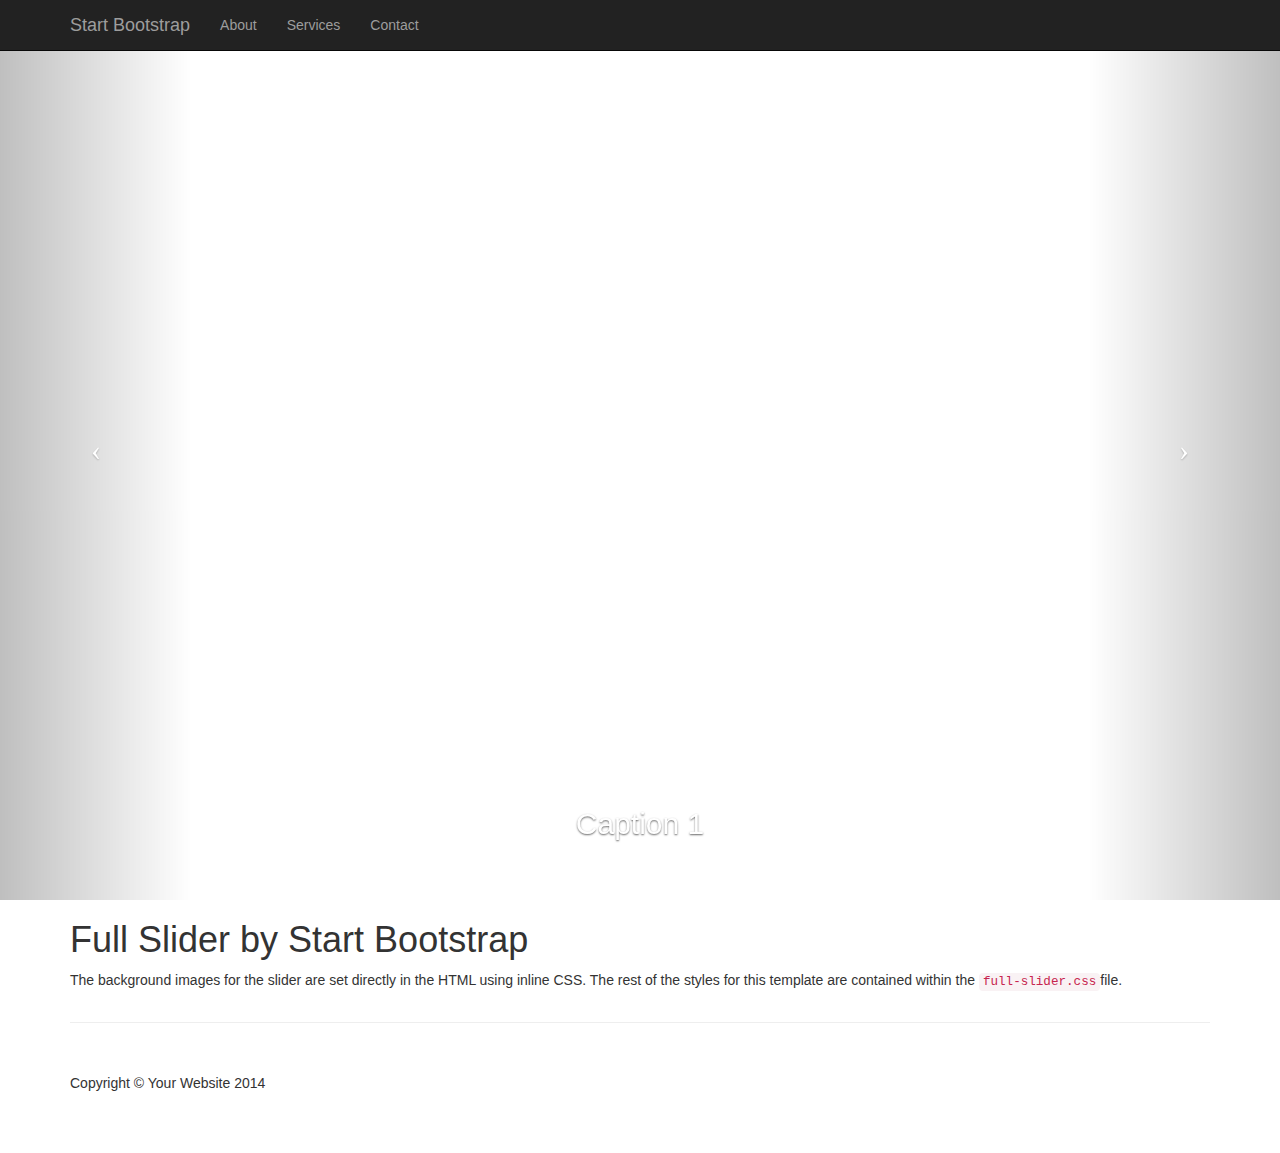
<file: fullslider/index.html>
<!DOCTYPE html>
<html lang="en">

<head>

    <meta charset="utf-8">
    <meta http-equiv="X-UA-Compatible" content="IE=edge">
    <meta name="viewport" content="width=device-width, initial-scale=1">
    <meta name="description" content="">
    <meta name="author" content="">

    <title>Full Slider - Start Bootstrap Template</title>

    <!-- Bootstrap Core CSS -->
    <link href="css/bootstrap.min.css" rel="stylesheet">

    <!-- Custom CSS -->
    <link href="css/full-slider.css" rel="stylesheet">

    <!-- HTML5 Shim and Respond.js IE8 support of HTML5 elements and media queries -->
    <!-- WARNING: Respond.js doesn't work if you view the page via file:// -->
    <!--[if lt IE 9]>
        <script src="https://oss.maxcdn.com/libs/html5shiv/3.7.0/html5shiv.js"></script>
        <script src="https://oss.maxcdn.com/libs/respond.js/1.4.2/respond.min.js"></script>
    <![endif]-->

</head>

<body>

    <!-- Navigation -->
    <nav class="navbar navbar-inverse navbar-fixed-top" role="navigation">
        <div class="container">
            <!-- Brand and toggle get grouped for better mobile display -->
            <div class="navbar-header">
                <button type="button" class="navbar-toggle" data-toggle="collapse" data-target="#bs-example-navbar-collapse-1">
                    <span class="sr-only">Toggle navigation</span>
                    <span class="icon-bar"></span>
                    <span class="icon-bar"></span>
                    <span class="icon-bar"></span>
                </button>
                <a class="navbar-brand" href="#">Start Bootstrap</a>
            </div>
            <!-- Collect the nav links, forms, and other content for toggling -->
            <div class="collapse navbar-collapse" id="bs-example-navbar-collapse-1">
                <ul class="nav navbar-nav">
                    <li>
                        <a href="#">About</a>
                    </li>
                    <li>
                        <a href="#">Services</a>
                    </li>
                    <li>
                        <a href="#">Contact</a>
                    </li>
                </ul>
            </div>
            <!-- /.navbar-collapse -->
        </div>
        <!-- /.container -->
    </nav>

    <!-- Full Page Image Background Carousel Header -->
    <header id="myCarousel" class="carousel slide">
        <!-- Indicators -->
        <ol class="carousel-indicators">
            <li data-target="#myCarousel" data-slide-to="0" class="active"></li>
            <li data-target="#myCarousel" data-slide-to="1"></li>
            <li data-target="#myCarousel" data-slide-to="2"></li>
        </ol>

        <!-- Wrapper for Slides -->
        <div class="carousel-inner">
            <div class="item active">
                <!-- Set the first background image using inline CSS below. -->
                <div class="fill" style="background-image:url('http://placehold.it/1900x1080&text=Slide One');"></div>
                <div class="carousel-caption">
                    <h2>Caption 1</h2>
                </div>
            </div>
            <div class="item">
                <!-- Set the second background image using inline CSS below. -->
                <div class="fill" style="background-image:url('http://placehold.it/1900x1080&text=Slide Two');"></div>
                <div class="carousel-caption">
                    <h2>Caption 2</h2>
                </div>
            </div>
            <div class="item">
                <!-- Set the third background image using inline CSS below. -->
                <div class="fill" style="background-image:url('http://placehold.it/1900x1080&text=Slide Three');"></div>
                <div class="carousel-caption">
                    <h2>Caption 3</h2>
                </div>
            </div>
        </div>

        <!-- Controls -->
        <a class="left carousel-control" href="#myCarousel" data-slide="prev">
            <span class="icon-prev"></span>
        </a>
        <a class="right carousel-control" href="#myCarousel" data-slide="next">
            <span class="icon-next"></span>
        </a>

    </header>

    <!-- Page Content -->
    <div class="container">

        <div class="row">
            <div class="col-lg-12">
                <h1>Full Slider by Start Bootstrap</h1>
                <p>The background images for the slider are set directly in the HTML using inline CSS. The rest of the styles for this template are contained within the <code>full-slider.css</code>file.</p>
            </div>
        </div>

        <hr>

        <!-- Footer -->
        <footer>
            <div class="row">
                <div class="col-lg-12">
                    <p>Copyright &copy; Your Website 2014</p>
                </div>
            </div>
            <!-- /.row -->
        </footer>

    </div>
    <!-- /.container -->

    <!-- jQuery -->
    <script src="js/jquery.js"></script>

    <!-- Bootstrap Core JavaScript -->
    <script src="js/bootstrap.min.js"></script>

    <!-- Script to Activate the Carousel -->
    <script>
    $('.carousel').carousel({
        interval: 5000 //changes the speed
    })
    </script>

</body>

</html>
</file>
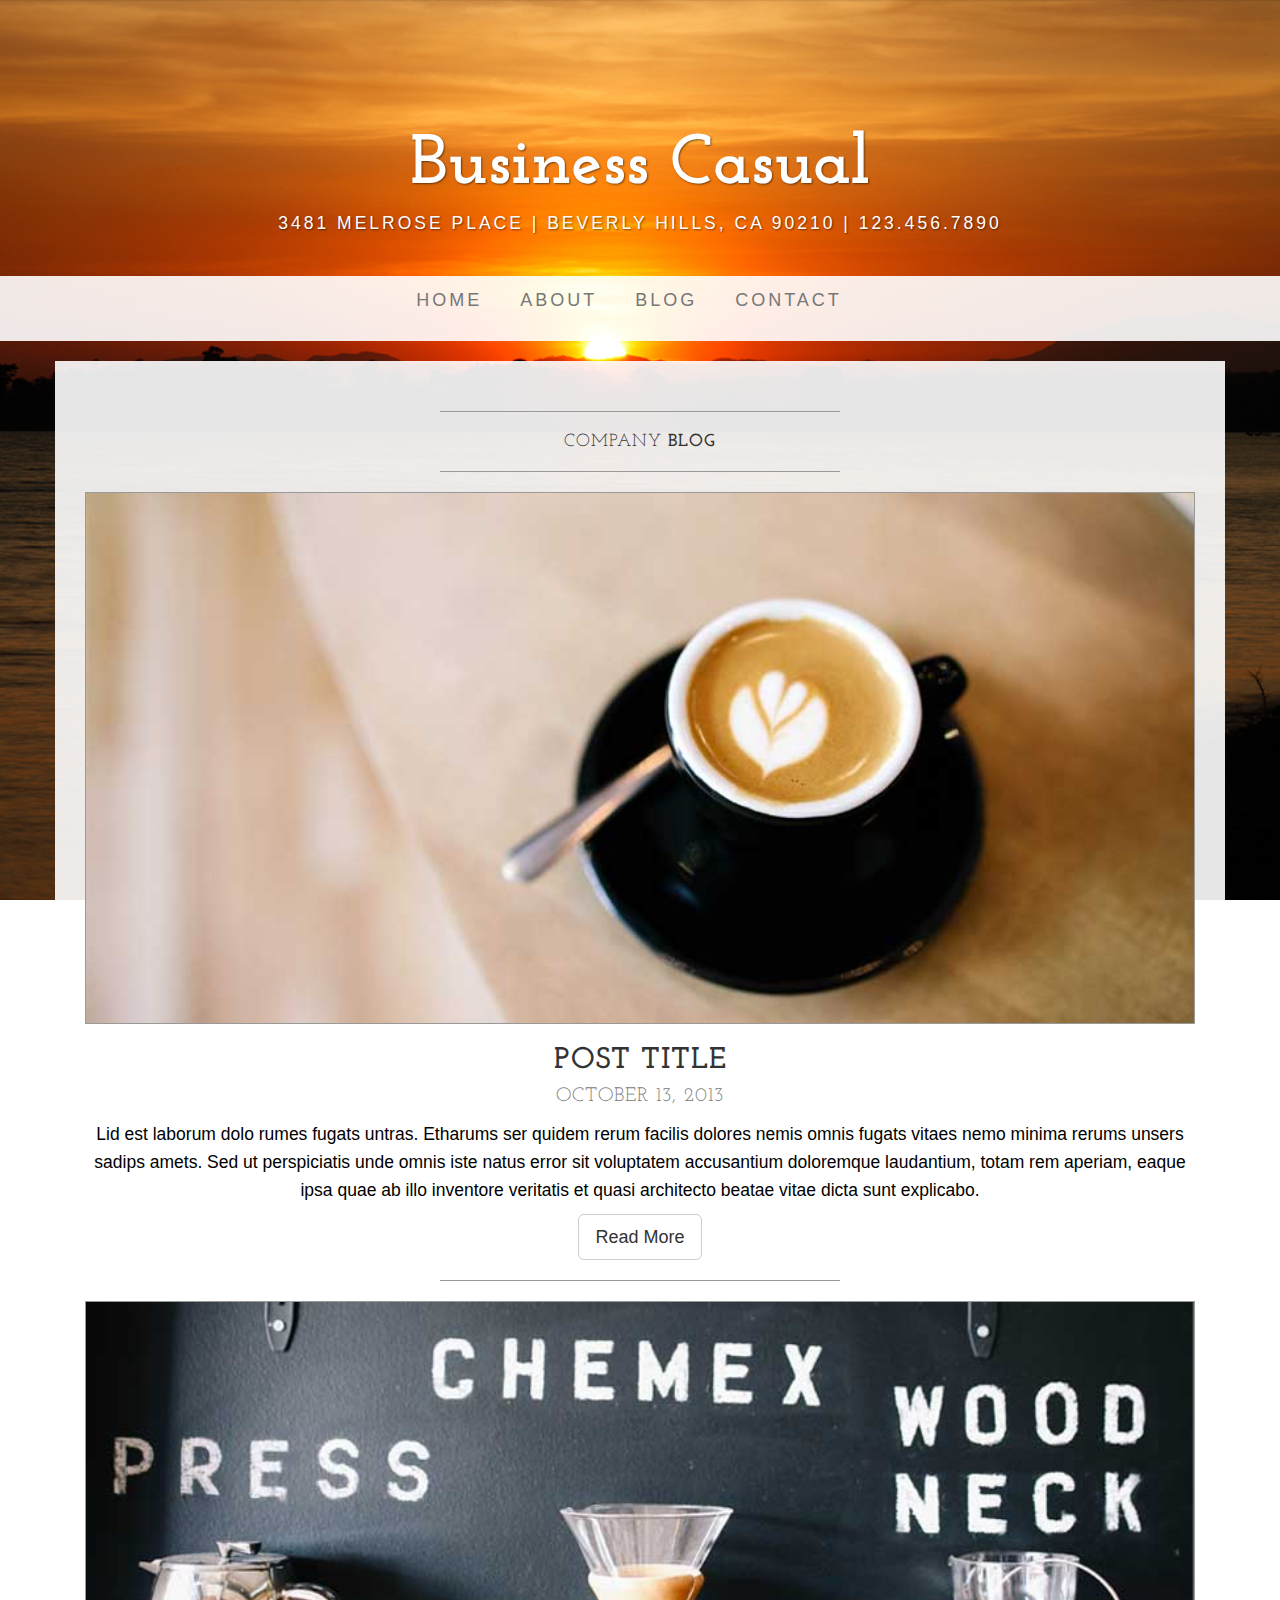
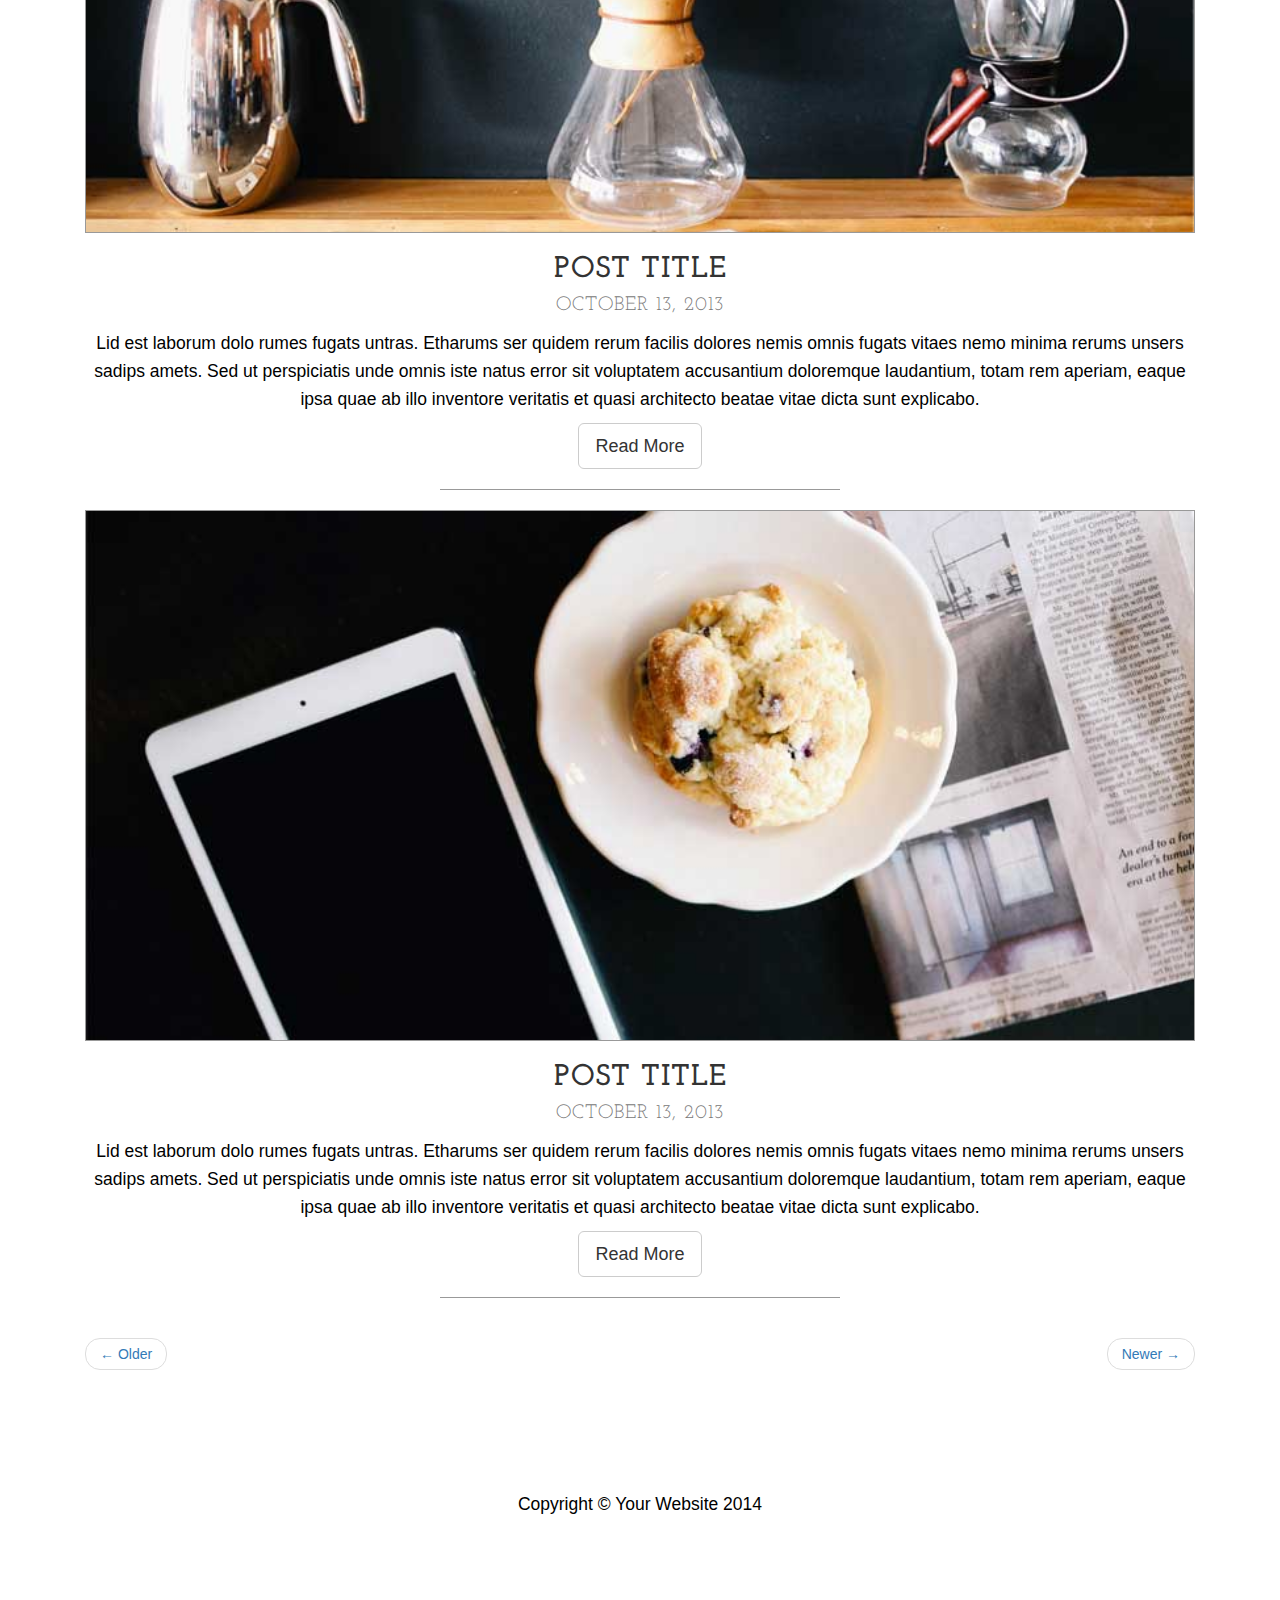
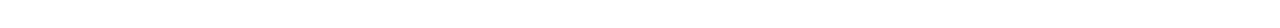
<file: blog.html>
<!DOCTYPE html>
<html lang="en">

<head>

    <meta charset="utf-8">
    <meta http-equiv="X-UA-Compatible" content="IE=edge">
    <meta name="viewport" content="width=device-width, initial-scale=1">
    <meta name="description" content="">
    <meta name="author" content="">

    <title>Blog - Business Casual - Start Bootstrap Theme</title>

    <!-- Bootstrap Core CSS -->
    <link href="css/bootstrap.min.css" rel="stylesheet">

    <!-- Custom CSS -->
    <link href="css/business-casual.css" rel="stylesheet">

    <!-- Fonts -->
    <link href="http://fonts.googleapis.com/css?family=Open+Sans:300italic,400italic,600italic,700italic,800italic,400,300,600,700,800" rel="stylesheet" type="text/css">
    <link href="http://fonts.googleapis.com/css?family=Josefin+Slab:100,300,400,600,700,100italic,300italic,400italic,600italic,700italic" rel="stylesheet" type="text/css">

    <!-- HTML5 Shim and Respond.js IE8 support of HTML5 elements and media queries -->
    <!-- WARNING: Respond.js doesn't work if you view the page via file:// -->
    <!--[if lt IE 9]>
        <script src="https://oss.maxcdn.com/libs/html5shiv/3.7.0/html5shiv.js"></script>
        <script src="https://oss.maxcdn.com/libs/respond.js/1.4.2/respond.min.js"></script>
    <![endif]-->

</head>

<body>

    <div class="brand">Business Casual</div>
    <div class="address-bar">3481 Melrose Place | Beverly Hills, CA 90210 | 123.456.7890</div>

    <!-- Navigation -->
    <nav class="navbar navbar-default" role="navigation">
        <div class="container">
            <!-- Brand and toggle get grouped for better mobile display -->
            <div class="navbar-header">
                <button type="button" class="navbar-toggle" data-toggle="collapse" data-target="#bs-example-navbar-collapse-1">
                    <span class="sr-only">Toggle navigation</span>
                    <span class="icon-bar"></span>
                    <span class="icon-bar"></span>
                    <span class="icon-bar"></span>
                </button>
                <!-- navbar-brand is hidden on larger screens, but visible when the menu is collapsed -->
                <a class="navbar-brand" href="index.html">Business Casual</a>
            </div>
            <!-- Collect the nav links, forms, and other content for toggling -->
            <div class="collapse navbar-collapse" id="bs-example-navbar-collapse-1">
                <ul class="nav navbar-nav">
                    <li>
                        <a href="index.html">Home</a>
                    </li>
                    <li>
                        <a href="about.html">About</a>
                    </li>
                    <li>
                        <a href="blog.html">Blog</a>
                    </li>
                    <li>
                        <a href="contact.html">Contact</a>
                    </li>
                </ul>
            </div>
            <!-- /.navbar-collapse -->
        </div>
        <!-- /.container -->
    </nav>

    <div class="container">

        <div class="row">
            <div class="box">
                <div class="col-lg-12">
                    <hr>
                    <h2 class="intro-text text-center">Company
                        <strong>blog</strong>
                    </h2>
                    <hr>
                </div>
                <div class="col-lg-12 text-center">
                    <img class="img-responsive img-border img-full" src="img/slide-1.jpg" alt="">
                    <h2>Post Title
                        <br>
                        <small>October 13, 2013</small>
                    </h2>
                    <p>Lid est laborum dolo rumes fugats untras. Etharums ser quidem rerum facilis dolores nemis omnis fugats vitaes nemo minima rerums unsers sadips amets. Sed ut perspiciatis unde omnis iste natus error sit voluptatem accusantium doloremque laudantium, totam rem aperiam, eaque ipsa quae ab illo inventore veritatis et quasi architecto beatae vitae dicta sunt explicabo.</p>
                    <a href="#" class="btn btn-default btn-lg">Read More</a>
                    <hr>
                </div>
                <div class="col-lg-12 text-center">
                    <img class="img-responsive img-border img-full" src="img/slide-2.jpg" alt="">
                    <h2>Post Title
                        <br>
                        <small>October 13, 2013</small>
                    </h2>
                    <p>Lid est laborum dolo rumes fugats untras. Etharums ser quidem rerum facilis dolores nemis omnis fugats vitaes nemo minima rerums unsers sadips amets. Sed ut perspiciatis unde omnis iste natus error sit voluptatem accusantium doloremque laudantium, totam rem aperiam, eaque ipsa quae ab illo inventore veritatis et quasi architecto beatae vitae dicta sunt explicabo.</p>
                    <a href="#" class="btn btn-default btn-lg">Read More</a>
                    <hr>
                </div>
                <div class="col-lg-12 text-center">
                    <img class="img-responsive img-border img-full" src="img/slide-3.jpg" alt="">
                    <h2>Post Title
                        <br>
                        <small>October 13, 2013</small>
                    </h2>
                    <p>Lid est laborum dolo rumes fugats untras. Etharums ser quidem rerum facilis dolores nemis omnis fugats vitaes nemo minima rerums unsers sadips amets. Sed ut perspiciatis unde omnis iste natus error sit voluptatem accusantium doloremque laudantium, totam rem aperiam, eaque ipsa quae ab illo inventore veritatis et quasi architecto beatae vitae dicta sunt explicabo.</p>
                    <a href="#" class="btn btn-default btn-lg">Read More</a>
                    <hr>
                </div>
                <div class="col-lg-12 text-center">
                    <ul class="pager">
                        <li class="previous"><a href="#">&larr; Older</a>
                        </li>
                        <li class="next"><a href="#">Newer &rarr;</a>
                        </li>
                    </ul>
                </div>
            </div>
        </div>

    </div>
    <!-- /.container -->

    <footer>
        <div class="container">
            <div class="row">
                <div class="col-lg-12 text-center">
                    <p>Copyright &copy; Your Website 2014</p>
                </div>
            </div>
        </div>
    </footer>

    <!-- jQuery -->
    <script src="js/jquery.js"></script>

    <!-- Bootstrap Core JavaScript -->
    <script src="js/bootstrap.min.js"></script>

</body>

</html>
</file>
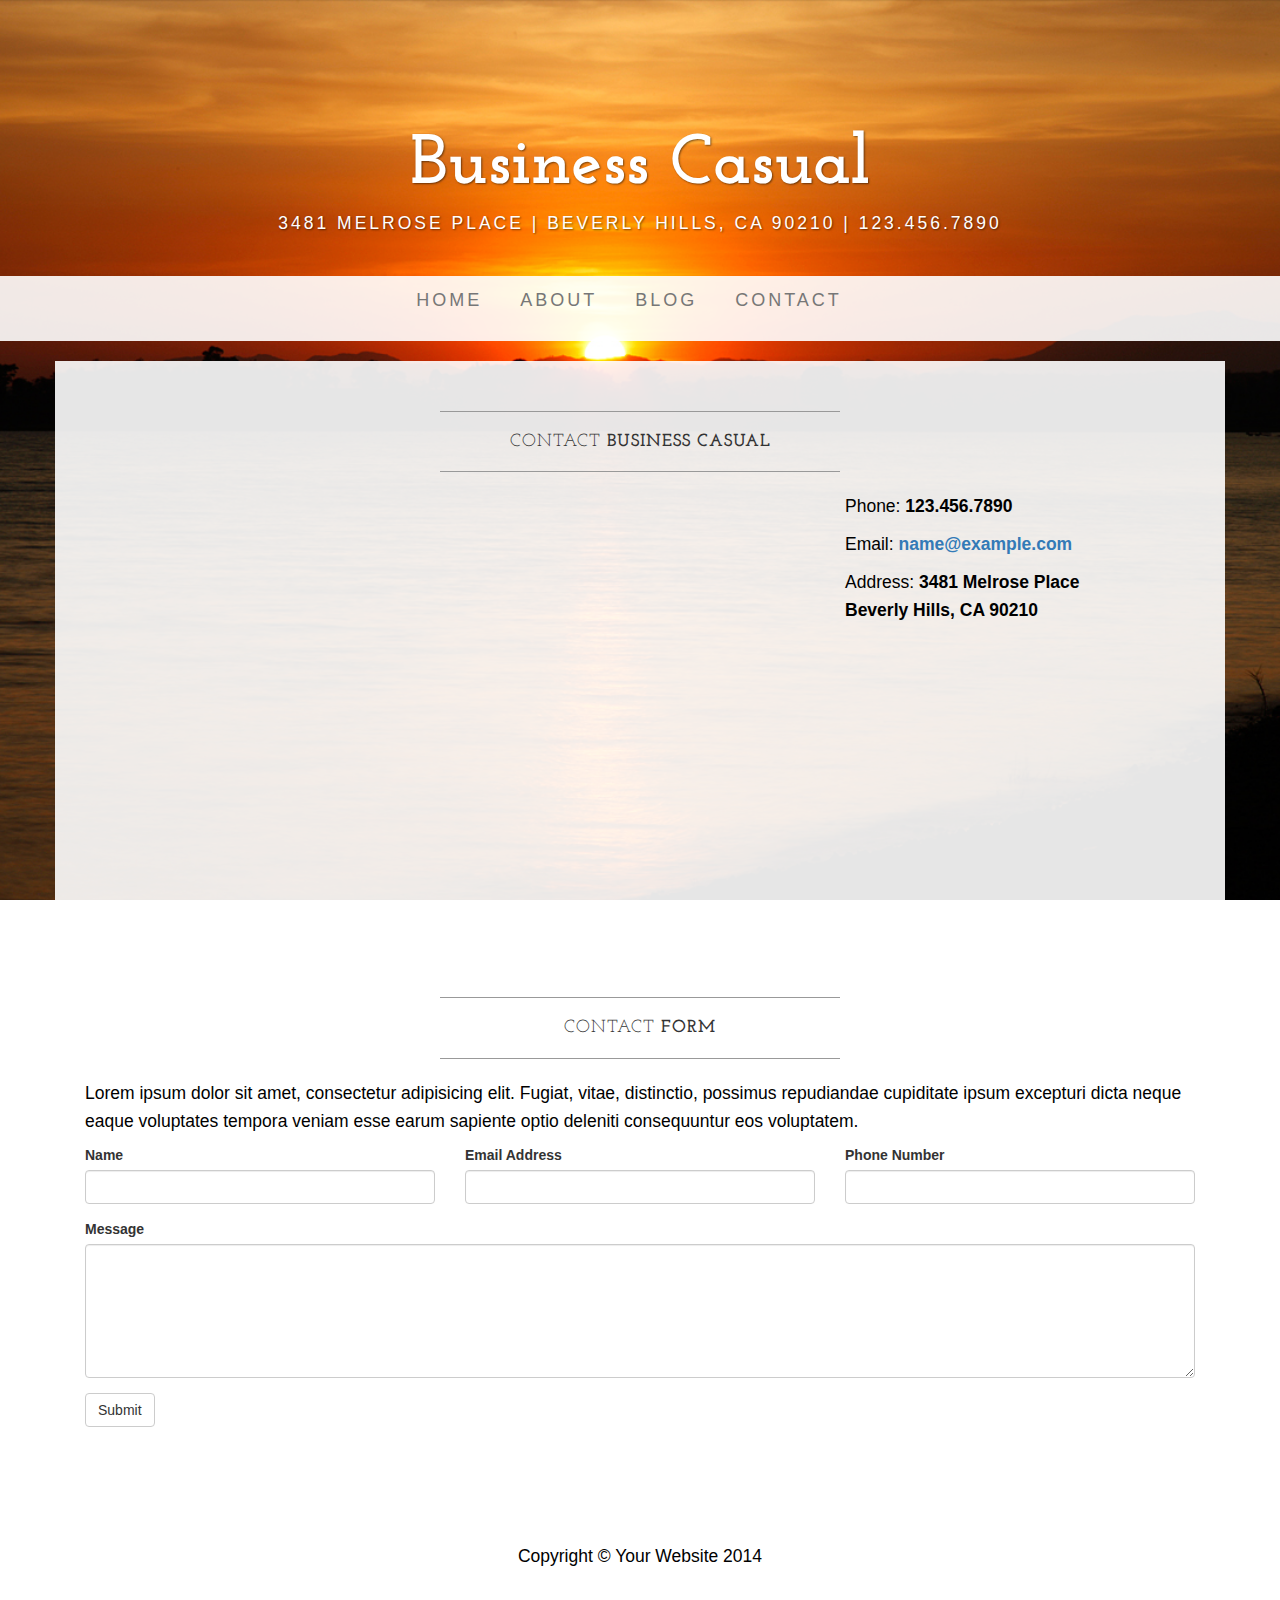
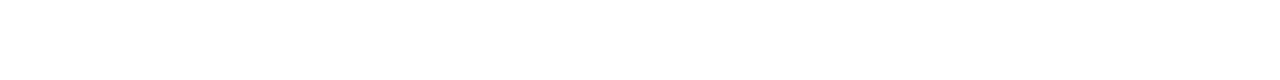
<file: contact.html>
<!DOCTYPE html>
<html lang="en">

<head>

    <meta charset="utf-8">
    <meta http-equiv="X-UA-Compatible" content="IE=edge">
    <meta name="viewport" content="width=device-width, initial-scale=1">
    <meta name="description" content="">
    <meta name="author" content="">

    <title>Contact - Business Casual - Start Bootstrap Theme</title>

    <!-- Bootstrap Core CSS -->
    <link href="css/bootstrap.min.css" rel="stylesheet">

    <!-- Custom CSS -->
    <link href="css/business-casual.css" rel="stylesheet">

    <!-- Fonts -->
    <link href="http://fonts.googleapis.com/css?family=Open+Sans:300italic,400italic,600italic,700italic,800italic,400,300,600,700,800" rel="stylesheet" type="text/css">
    <link href="http://fonts.googleapis.com/css?family=Josefin+Slab:100,300,400,600,700,100italic,300italic,400italic,600italic,700italic" rel="stylesheet" type="text/css">

    <!-- HTML5 Shim and Respond.js IE8 support of HTML5 elements and media queries -->
    <!-- WARNING: Respond.js doesn't work if you view the page via file:// -->
    <!--[if lt IE 9]>
        <script src="https://oss.maxcdn.com/libs/html5shiv/3.7.0/html5shiv.js"></script>
        <script src="https://oss.maxcdn.com/libs/respond.js/1.4.2/respond.min.js"></script>
    <![endif]-->

</head>

<body>

    <div class="brand">Business Casual</div>
    <div class="address-bar">3481 Melrose Place | Beverly Hills, CA 90210 | 123.456.7890</div>

    <!-- Navigation -->
    <nav class="navbar navbar-default" role="navigation">
        <div class="container">
            <!-- Brand and toggle get grouped for better mobile display -->
            <div class="navbar-header">
                <button type="button" class="navbar-toggle" data-toggle="collapse" data-target="#bs-example-navbar-collapse-1">
                    <span class="sr-only">Toggle navigation</span>
                    <span class="icon-bar"></span>
                    <span class="icon-bar"></span>
                    <span class="icon-bar"></span>
                </button>
                <!-- navbar-brand is hidden on larger screens, but visible when the menu is collapsed -->
                <a class="navbar-brand" href="index.html">Business Casual</a>
            </div>
            <!-- Collect the nav links, forms, and other content for toggling -->
            <div class="collapse navbar-collapse" id="bs-example-navbar-collapse-1">
                <ul class="nav navbar-nav">
                    <li>
                        <a href="index.html">Home</a>
                    </li>
                    <li>
                        <a href="about.html">About</a>
                    </li>
                    <li>
                        <a href="blog.html">Blog</a>
                    </li>
                    <li>
                        <a href="contact.html">Contact</a>
                    </li>
                </ul>
            </div>
            <!-- /.navbar-collapse -->
        </div>
        <!-- /.container -->
    </nav>

    <div class="container">

        <div class="row">
            <div class="box">
                <div class="col-lg-12">
                    <hr>
                    <h2 class="intro-text text-center">Contact
                        <strong>business casual</strong>
                    </h2>
                    <hr>
                </div>
                <div class="col-md-8">
                    <!-- Embedded Google Map using an iframe - to select your location find it on Google maps and paste the link as the iframe src. If you want to use the Google Maps API instead then have at it! -->
                    <iframe width="100%" height="400" frameborder="0" scrolling="no" marginheight="0" marginwidth="0" src="http://maps.google.com/maps?hl=en&amp;ie=UTF8&amp;ll=37.0625,-95.677068&amp;spn=56.506174,79.013672&amp;t=m&amp;z=4&amp;output=embed"></iframe>
                </div>
                <div class="col-md-4">
                    <p>Phone:
                        <strong>123.456.7890</strong>
                    </p>
                    <p>Email:
                        <strong><a href="mailto:name@example.com">name@example.com</a></strong>
                    </p>
                    <p>Address:
                        <strong>3481 Melrose Place
                            <br>Beverly Hills, CA 90210</strong>
                    </p>
                </div>
                <div class="clearfix"></div>
            </div>
        </div>

        <div class="row">
            <div class="box">
                <div class="col-lg-12">
                    <hr>
                    <h2 class="intro-text text-center">Contact
                        <strong>form</strong>
                    </h2>
                    <hr>
                    <p>Lorem ipsum dolor sit amet, consectetur adipisicing elit. Fugiat, vitae, distinctio, possimus repudiandae cupiditate ipsum excepturi dicta neque eaque voluptates tempora veniam esse earum sapiente optio deleniti consequuntur eos voluptatem.</p>
                    <form role="form">
                        <div class="row">
                            <div class="form-group col-lg-4">
                                <label>Name</label>
                                <input type="text" class="form-control">
                            </div>
                            <div class="form-group col-lg-4">
                                <label>Email Address</label>
                                <input type="email" class="form-control">
                            </div>
                            <div class="form-group col-lg-4">
                                <label>Phone Number</label>
                                <input type="tel" class="form-control">
                            </div>
                            <div class="clearfix"></div>
                            <div class="form-group col-lg-12">
                                <label>Message</label>
                                <textarea class="form-control" rows="6"></textarea>
                            </div>
                            <div class="form-group col-lg-12">
                                <input type="hidden" name="save" value="contact">
                                <button type="submit" class="btn btn-default">Submit</button>
                            </div>
                        </div>
                    </form>
                </div>
            </div>
        </div>

    </div>
    <!-- /.container -->

    <footer>
        <div class="container">
            <div class="row">
                <div class="col-lg-12 text-center">
                    <p>Copyright &copy; Your Website 2014</p>
                </div>
            </div>
        </div>
    </footer>

    <!-- jQuery -->
    <script src="js/jquery.js"></script>

    <!-- Bootstrap Core JavaScript -->
    <script src="js/bootstrap.min.js"></script>

</body>

</html>
</file>
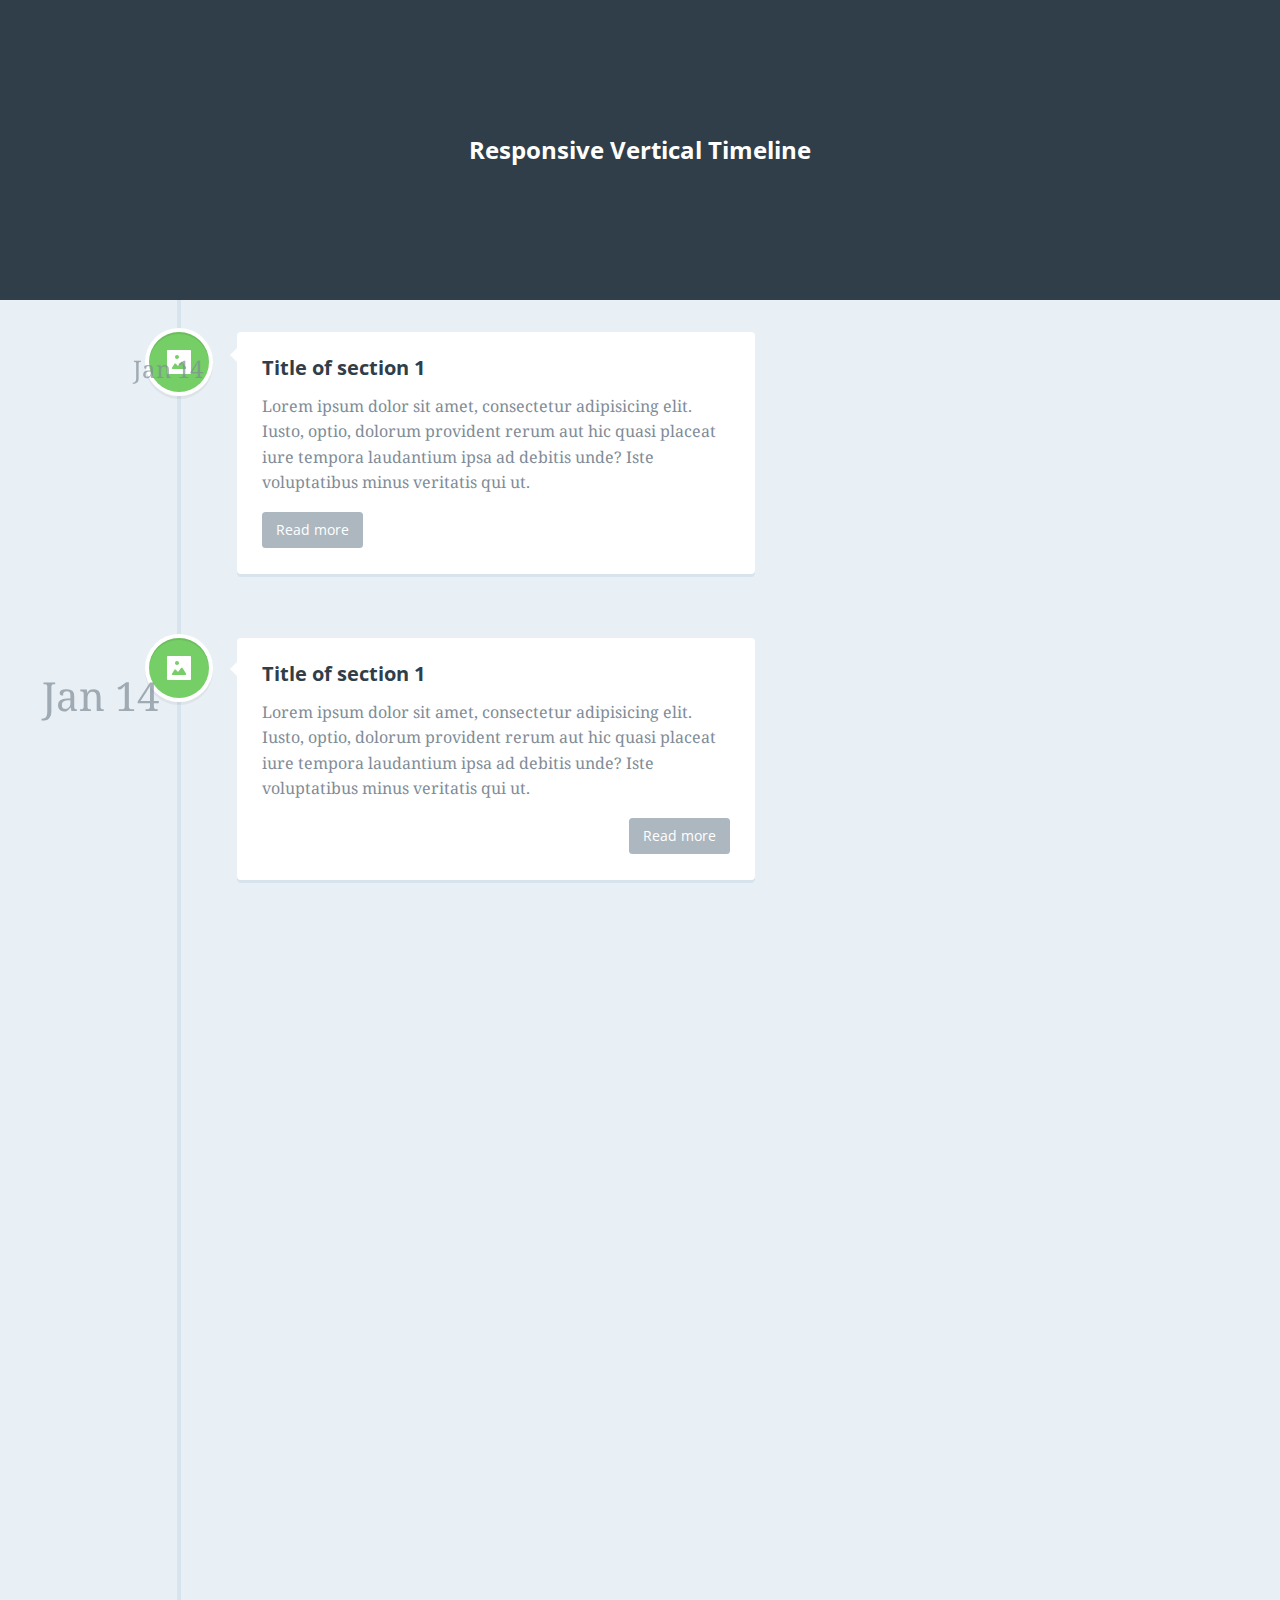
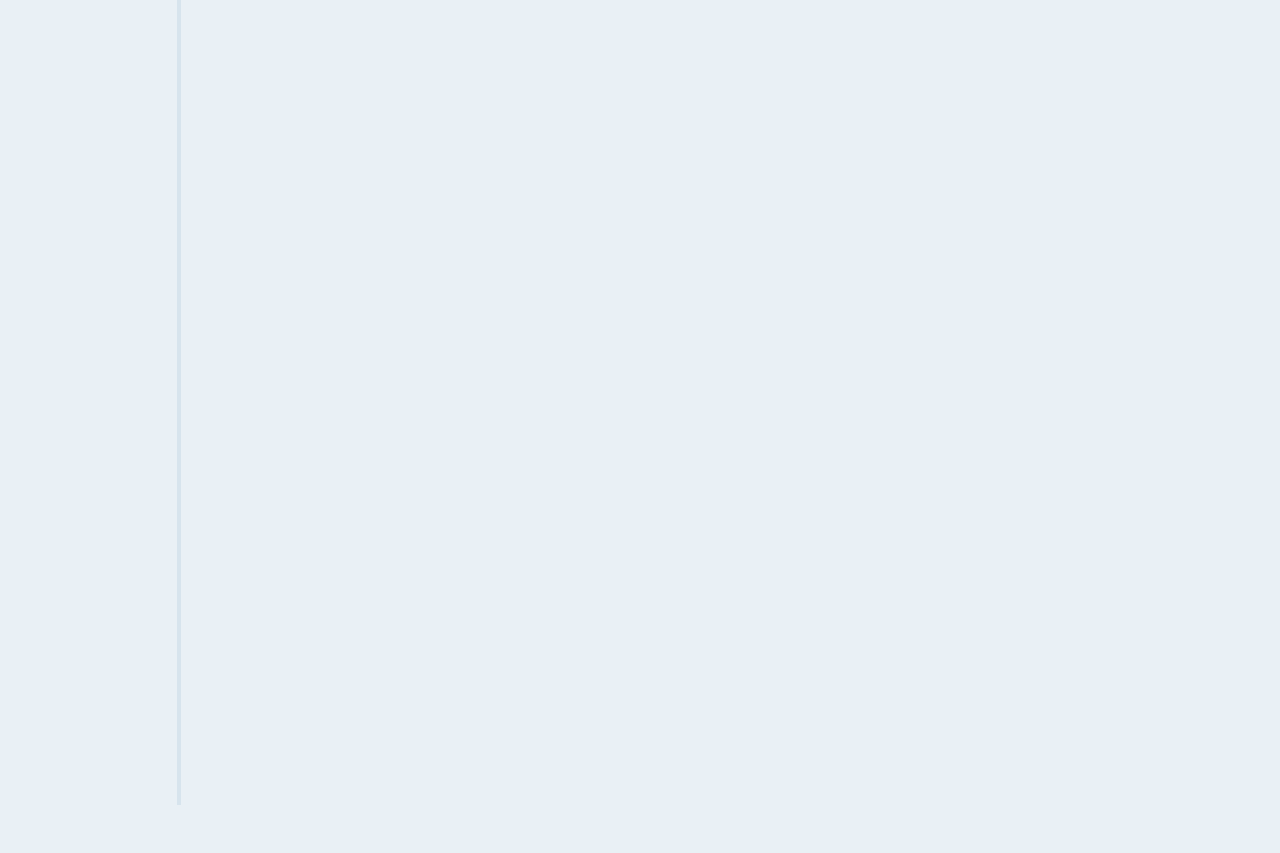
<file: timeline.html>
<!doctype html>
<html lang="en" class="no-js">
<head>
	<meta charset="UTF-8">
	<meta name="viewport" content="width=device-width, initial-scale=1">

	<link href='http://fonts.googleapis.com/css?family=Droid+Serif|Open+Sans:400,700' rel='stylesheet' type='text/css'>

	<link rel="stylesheet" href="vertical-timeline/css/reset.css"> <!-- CSS reset -->
	<link rel="stylesheet" href="vertical-timeline/css/style.css"> <!-- Resource style -->
	<script src="vertical-timeline/js/modernizr.js"></script> <!-- Modernizr -->
  	
	<title>Responsive Vertical Timeline</title>
</head>
<body>
	<header>
		<h1>Responsive Vertical Timeline</h1>
	</header>

	<section id="cd-timeline" class="cd-container">
		<div class="cd-timeline-block">
			<div class="cd-timeline-img cd-picture">
				<img src="vertical-timeline/img/cd-icon-picture.svg" alt="Picture">
			</div> <!-- cd-timeline-img -->

			<div class="cd-timeline-content">
				<h2>Title of section 1</h2>
				<p>Lorem ipsum dolor sit amet, consectetur adipisicing elit. Iusto, optio, dolorum provident rerum aut hic quasi placeat iure tempora laudantium ipsa ad debitis unde? Iste voluptatibus minus veritatis qui ut.</p>
				<a href="#0" class="cd-read-more">Read more</a>
				<span class="cd-date">Jan 14</span>
			</div> <!-- cd-timeline-content -->
		</div> <!-- cd-timeline-block -->

		<div class="cd-timeline-block">
			<div class="cd-timeline-img cd-picture">
				<img src="vertical-timeline/img/cd-icon-picture.svg" alt="Picture">
			</div> <!-- cd-timeline-img -->

			<div class="cd-timeline-content">
				<h2>Title of section 1</h2>
				<p>Lorem ipsum dolor sit amet, consectetur adipisicing elit. Iusto, optio, dolorum provident rerum aut hic quasi placeat iure tempora laudantium ipsa ad debitis unde? Iste voluptatibus minus veritatis qui ut.</p>
				<a href="#0" class="cd-read-more">Read more</a>
				<span class="cd-date" style="font-size:40px!important;">Jan 14</span>
			</div> <!-- cd-timeline-content -->
		</div> <!-- cd-timeline-block -->


		<div class="cd-timeline-block">
			<div class="cd-timeline-img cd-movie">
				<img src="vertical-timeline/img/cd-icon-movie.svg" alt="Movie">
			</div> <!-- cd-timeline-img -->

			<div class="cd-timeline-content">
				<h2>Title of section 2</h2>
				<p>Lorem ipsum dolor sit amet, consectetur adipisicing elit. Iusto, optio, dolorum provident rerum aut hic quasi placeat iure tempora laudantium ipsa ad debitis unde?</p>
				<a href="#0" class="cd-read-more">Read more</a>
				<span class="cd-date">Jan 18</span>
			</div> <!-- cd-timeline-content -->
		</div> <!-- cd-timeline-block -->

		<div class="cd-timeline-block">
			<div class="cd-timeline-img cd-picture">
				<img src="vertical-timeline/img/cd-icon-picture.svg" alt="Picture">
			</div> <!-- cd-timeline-img -->

			<div class="cd-timeline-content">
				<h2>Title of section 3</h2>
				<p>Lorem ipsum dolor sit amet, consectetur adipisicing elit. Excepturi, obcaecati, quisquam id molestias eaque asperiores voluptatibus cupiditate error assumenda delectus odit similique earum voluptatem doloremque dolorem ipsam quae rerum quis. Odit, itaque, deserunt corporis vero ipsum nisi eius odio natus ullam provident pariatur temporibus quia eos repellat consequuntur perferendis enim amet quae quasi repudiandae sed quod veniam dolore possimus rem voluptatum eveniet eligendi quis fugiat aliquam sunt similique aut adipisci.</p>
				<a href="#0" class="cd-read-more">Read more</a>
				<span class="cd-date">Jan 24</span>
			</div> <!-- cd-timeline-content -->
		</div> <!-- cd-timeline-block -->

		<div class="cd-timeline-block">
			<div class="cd-timeline-img cd-location">
				<img src="vertical-timeline/img/cd-icon-location.svg" alt="Location">
			</div> <!-- cd-timeline-img -->

			<div class="cd-timeline-content">
				<h2>Title of section 4</h2>
				<p>Lorem ipsum dolor sit amet, consectetur adipisicing elit. Iusto, optio, dolorum provident rerum aut hic quasi placeat iure tempora laudantium ipsa ad debitis unde? Iste voluptatibus minus veritatis qui ut.</p>
				<a href="#0" class="cd-read-more">Read more</a>
				<span class="cd-date">Feb 14</span>
			</div> <!-- cd-timeline-content -->
		</div> <!-- cd-timeline-block -->

		<div class="cd-timeline-block">
			<div class="cd-timeline-img cd-location">
				<img src="vertical-timeline/img/cd-icon-location.svg" alt="Location">
			</div> <!-- cd-timeline-img -->

			<div class="cd-timeline-content">
				<h2>Title of section 5</h2>
				<p>Lorem ipsum dolor sit amet, consectetur adipisicing elit. Iusto, optio, dolorum provident rerum.</p>
				<a href="#0" class="cd-read-more">Read more</a>
				<span class="cd-date">Feb 18</span>
			</div> <!-- cd-timeline-content -->
		</div> <!-- cd-timeline-block -->

		<div class="cd-timeline-block">
			<div class="cd-timeline-img cd-movie">
				<img src="vertical-timeline/img/cd-icon-movie.svg" alt="Movie">
			</div> <!-- cd-timeline-img -->

			<div class="cd-timeline-content">
				<h2>Final Section</h2>
				<p>This is the content of the last section</p>
				<span class="cd-date">Feb 26</span>
			</div> <!-- cd-timeline-content -->
		</div> <!-- cd-timeline-block -->
	</section> <!-- cd-timeline -->
<script src="http://ajax.googleapis.com/ajax/libs/jquery/1.11.0/jquery.min.js"></script>
<script src="vertical-timeline/js/main.js"></script> <!-- Resource jQuery -->
</body>
</html>
</file>
<file: vertical-timeline/css/style.css>
/* -------------------------------- 

Primary style

-------------------------------- */
html * {
  -webkit-font-smoothing: antialiased;
  -moz-osx-font-smoothing: grayscale;
}

*, *:after, *:before {
  -webkit-box-sizing: border-box;
  -moz-box-sizing: border-box;
  box-sizing: border-box;
}

body {
  font-size: 100%;
  font-family: "Droid Serif", serif;
  color: #7f8c97;
  background-color: #e9f0f5;
}

a {
  /*color: #acb7c0;*/
  text-decoration: none;
  font-family: "Open Sans", sans-serif;
}

img {
  max-width: 100%;
}

h1, h2 {
  font-family: "Open Sans", sans-serif;
  font-weight: bold;
}

/* -------------------------------- 

Modules - reusable parts of our design

-------------------------------- */
.cd-container {
  /* this class is used to give a max-width to the element it is applied to, and center it horizontally when it reaches that max-width */
  width: 90%;
  max-width: 1170px;
  margin: 0 auto;
}
.cd-container::after {
  /* clearfix */
  content: '';
  display: table;
  clear: both;
}

/* -------------------------------- 

Main components 

-------------------------------- */
header {
  height: 200px;
  line-height: 200px;
  text-align: center;
  background: #303e49;
}
header h1 {
  color: white;
  font-size: 18px;
  font-size: 1.125rem;
}
@media only screen and (min-width: 1170px) {
  header {
    height: 300px;
    line-height: 300px;
  }
  header h1 {
    font-size: 24px;
    font-size: 1.5rem;
  }
}

#cd-timeline {
  position: relative;
  padding: 2em 0;
  margin-top: 0;
  margin-bottom: 2em;
}
#cd-timeline::before {
  /* this is the vertical line */
  content: '';
  position: absolute;
  top: 0;
  left: 18px;
  height: 100%;
  width: 4px;
  background: #d7e4ed;
}
@media only screen and (min-width: 1170px) {
  #cd-timeline {
    margin-top: 0em;
    margin-bottom: 3em;
  }
  #cd-timeline::before {
    left: 10%;
    margin-left: -2px;
  }
}

.cd-timeline-block {
  position: relative;
  margin: 2em 0;
}
.cd-timeline-block:after {
  content: "";
  display: table;
  clear: both;
}
.cd-timeline-block:first-child {
  margin-top: 0;
}
.cd-timeline-block:last-child {
  margin-bottom: 0;
}
@media only screen and (min-width: 1170px) {
  .cd-timeline-block {
    margin: 4em 0;
  }
  .cd-timeline-block:first-child {
    margin-top: 0;
  }
  .cd-timeline-block:last-child {
    margin-bottom: 0;
  }
}

.cd-timeline-img {
  position: absolute;
  top: 0;
  left: 0;
  width: 40px;
  height: 40px;
  border-radius: 50%;
  box-shadow: 0 0 0 4px white, inset 0 2px 0 rgba(0, 0, 0, 0.08), 0 3px 0 4px rgba(0, 0, 0, 0.05);
}
.cd-timeline-img img {
  display: block;
  width: 24px;
  height: 24px;
  position: relative;
  left: 50%;
  top: 50%;
  margin-left: -12px;
  margin-top: -12px;
}
.cd-timeline-img.cd-picture {
  background: #75ce66;
}
.cd-timeline-img.cd-movie {
  background: #c03b44;
}
.cd-timeline-img.cd-location {
  background: #f0ca45;
}
@media only screen and (min-width: 1170px) {
  .cd-timeline-img {
    width: 60px;
    height: 60px;
    left: 10%;
    margin-left: -30px;
    /* Force Hardware Acceleration in WebKit */
    -webkit-transform: translateZ(0);
    -webkit-backface-visibility: hidden;
  }
  .cssanimations .cd-timeline-img.is-hidden {
    visibility: hidden;
  }
  .cssanimations .cd-timeline-img.bounce-in {
    visibility: visible;
    -webkit-animation: cd-bounce-1 0.6s;
    -moz-animation: cd-bounce-1 0.6s;
    animation: cd-bounce-1 0.6s;
  }
}

@-webkit-keyframes cd-bounce-1 {
  0% {
    opacity: 0;
    -webkit-transform: scale(0.5);
  }

  60% {
    opacity: 1;
    -webkit-transform: scale(1.2);
  }

  100% {
    -webkit-transform: scale(1);
  }
}
@-moz-keyframes cd-bounce-1 {
  0% {
    opacity: 0;
    -moz-transform: scale(0.5);
  }

  60% {
    opacity: 1;
    -moz-transform: scale(1.2);
  }

  100% {
    -moz-transform: scale(1);
  }
}
@keyframes cd-bounce-1 {
  0% {
    opacity: 0;
    -webkit-transform: scale(0.5);
    -moz-transform: scale(0.5);
    -ms-transform: scale(0.5);
    -o-transform: scale(0.5);
    transform: scale(0.5);
  }

  60% {
    opacity: 1;
    -webkit-transform: scale(1.2);
    -moz-transform: scale(1.2);
    -ms-transform: scale(1.2);
    -o-transform: scale(1.2);
    transform: scale(1.2);
  }

  100% {
    -webkit-transform: scale(1);
    -moz-transform: scale(1);
    -ms-transform: scale(1);
    -o-transform: scale(1);
    transform: scale(1);
  }
}
.cd-timeline-content {
  position: relative;
  margin-left: 60px;
  background: white;
  border-radius: 0.25em;
  padding: 1em;
  box-shadow: 0 3px 0 #d7e4ed;
}
.cd-timeline-content:after {
  content: "";
  display: table;
  clear: both;
}
.cd-timeline-content h2 {
  color: #303e49;
}
.cd-timeline-content p, .cd-timeline-content .cd-read-more, .cd-timeline-content .cd-date {
  font-size: 13px;
  font-size: 0.8125rem;
}
.cd-timeline-content .cd-read-more, .cd-timeline-content .cd-date {
  display: inline-block;
}
.cd-timeline-content p {
  margin: 1em 0;
  line-height: 1.6;
}
.cd-timeline-content .cd-read-more {
  float: right;
  padding: .8em 1em;
  background: #acb7c0;
  color: white;
  border-radius: 0.25em;
}
.no-touch .cd-timeline-content .cd-read-more:hover {
  background-color: #bac4cb;
}
.cd-timeline-content .cd-date {
  float: left;
  padding: .8em 0;
  opacity: .7;
}
.cd-timeline-content::before {
  content: '';
  position: absolute;
  top: 16px;
  right: 100%;
  height: 0;
  width: 0;
  border: 7px solid transparent;
  border-right: 7px solid white;
}
@media only screen and (min-width: 768px) {
  .cd-timeline-content h2 {
    font-size: 20px;
    font-size: 1.25rem;
  }
  .cd-timeline-content p {
    font-size: 16px;
    font-size: 1rem;
  }
  .cd-timeline-content .cd-read-more, .cd-timeline-content .cd-date {
    font-size: 14px;
    font-size: 0.875rem;
  }
}
@media only screen and (min-width: 1170px) {
  .cd-timeline-content {
    margin-left: 15%;
    padding: 1.6em;
    width: 45%;
  }
  .cd-timeline-content::after {
    top: 24px;
    left: 100%;
    border-color: transparent;
    border-left-color: white;
  }
  .cd-timeline-content .cd-read-more {
    float: left;
  }
  .cd-timeline-content .cd-date {
    position: absolute;
    width: 100%;
    left: 0%;
    top: 6px;
    font-size: 16px;
    font-size: 1.5rem;
  }
  .cd-timeline-block:nth-child(even) .cd-timeline-content {
    float:;
  }
  .cd-timeline-block:nth-child(even) .cd-timeline-content::before {
    top: 24px;
    left: auto;
    right: 100%;
    border-color: transparent;
    border-right-color: white;
  }
  .cd-timeline-block:nth-child(even) .cd-timeline-content .cd-read-more {
    float: right;
  }
  .cd-timeline-block:nth-child(even) .cd-timeline-content .cd-date {
    left: auto;
    right: 115%;
    text-align: right;
  }
  .cssanimations .cd-timeline-content.is-hidden {
    visibility: hidden;
  }
  .cssanimations .cd-timeline-content.bounce-in {
    visibility: visible;
    -webkit-animation: cd-bounce-2 0.6s;
    -moz-animation: cd-bounce-2 0.6s;
    animation: cd-bounce-2 0.6s;
  }
}

@media only screen and (min-width: 1170px) {
  /* inverse bounce effect on even content blocks */
  .cssanimations .cd-timeline-block:nth-child(even) .cd-timeline-content.bounce-in {
    -webkit-animation: cd-bounce-2-inverse 0.6s;
    -moz-animation: cd-bounce-2-inverse 0.6s;
    animation: cd-bounce-2-inverse 0.6s;
  }
}
@-webkit-keyframes cd-bounce-2 {
  0% {
    opacity: 0;
    -webkit-transform: translateX(-100px);
  }

  60% {
    opacity: 1;
    -webkit-transform: translateX(20px);
  }

  100% {
    -webkit-transform: translateX(0);
  }
}
@-moz-keyframes cd-bounce-2 {
  0% {
    opacity: 0;
    -moz-transform: translateX(-100px);
  }

  60% {
    opacity: 1;
    -moz-transform: translateX(20px);
  }

  100% {
    -moz-transform: translateX(0);
  }
}
@keyframes cd-bounce-2 {
  0% {
    opacity: 0;
    -webkit-transform: translateX(-100px);
    -moz-transform: translateX(-100px);
    -ms-transform: translateX(-100px);
    -o-transform: translateX(-100px);
    transform: translateX(-100px);
  }

  60% {
    opacity: 1;
    -webkit-transform: translateX(20px);
    -moz-transform: translateX(20px);
    -ms-transform: translateX(20px);
    -o-transform: translateX(20px);
    transform: translateX(20px);
  }

  100% {
    -webkit-transform: translateX(0);
    -moz-transform: translateX(0);
    -ms-transform: translateX(0);
    -o-transform: translateX(0);
    transform: translateX(0);
  }
}
@-webkit-keyframes cd-bounce-2-inverse {
  0% {
    opacity: 0;
    -webkit-transform: translateX(100px);
  }

  60% {
    opacity: 1;
    -webkit-transform: translateX(-20px);
  }

  100% {
    -webkit-transform: translateX(0);
  }
}
@-moz-keyframes cd-bounce-2-inverse {
  0% {
    opacity: 0;
    -moz-transform: translateX(100px);
  }

  60% {
    opacity: 1;
    -moz-transform: translateX(-20px);
  }

  100% {
    -moz-transform: translateX(0);
  }
}
@keyframes cd-bounce-2-inverse {
  0% {
    opacity: 0;
    -webkit-transform: translateX(100px);
    -moz-transform: translateX(100px);
    -ms-transform: translateX(100px);
    -o-transform: translateX(100px);
    transform: translateX(100px);
  }

  60% {
    opacity: 1;
    -webkit-transform: translateX(-20px);
    -moz-transform: translateX(-20px);
    -ms-transform: translateX(-20px);
    -o-transform: translateX(-20px);
    transform: translateX(-20px);
  }

  100% {
    -webkit-transform: translateX(0);
    -moz-transform: translateX(0);
    -ms-transform: translateX(0);
    -o-transform: translateX(0);
    transform: translateX(0);
  }
}

.cd-timeline-content .cd-date {
    
    margin-left: -20%;
    
    
}
</file>
<file: fullslider/css/full-slider.css>
/*!
 * Start Bootstrap - Full Slider HTML Template (http://startbootstrap.com)
 * Code licensed under the Apache License v2.0.
 * For details, see http://www.apache.org/licenses/LICENSE-2.0.
 */

html,
body {
    height: 100%;
}

.carousel,
.item,
.active {
    height: 100%;
}

.carousel-inner {
    height: 100%;
}

/* Background images are set within the HTML using inline CSS, not here */

.fill {
    width: 100%;
    height: 100%;
    background-position: center;
    -webkit-background-size: cover;
    -moz-background-size: cover;
    background-size: cover;
    -o-background-size: cover;
}

footer {
    margin: 50px 0;
}
</file>
<file: css/business-casual.css>
/*!
 * Start Bootstrap - Business Casual Bootstrap Theme (http://startbootstrap.com)
 * Code licensed under the Apache License v2.0.
 * For details, see http://www.apache.org/licenses/LICENSE-2.0.
 */

body {
    font-family: "Open Sans","Helvetica Neue",Helvetica,Arial,sans-serif;
    background: url('../img/sunset.jpg') no-repeat center center fixed;
    -webkit-background-size: cover;
    -moz-background-size: cover;
    background-size: cover;
    -o-background-size: cover;
}

h1,
h2,
h3,
h4,
h5,
h6 {
    text-transform: uppercase;
    font-family: "Josefin Slab","Helvetica Neue",Helvetica,Arial,sans-serif;
    font-weight: 700;
    letter-spacing: 1px;
}

p {
    font-size: 1.25em;
    line-height: 1.6;
    color: #000;
}

hr {
    max-width: 400px;
    border-color: #999999;
}

.brand,
.address-bar {
    display: none;
}

.navbar-brand {
    text-transform: uppercase;
    font-weight: 900;
    letter-spacing: 2px;
}

.navbar-nav {
    text-transform: uppercase;
    font-weight: 400;
    letter-spacing: 3px;
}

.img-full {
    min-width: 100%;
}

.brand-before,
.brand-name {
    text-transform: capitalize;
}

.brand-before {
    margin: 15px 0;
}

.brand-name {
    margin: 0;
    font-size: 4em;
}

.tagline-divider {
    margin: 15px auto 3px;
    max-width: 250px;
    border-color: #999999;
}

.box {
    margin-bottom: 20px;
    padding: 30px 15px;
    background: #fff;
    background: rgba(255,255,255,0.9);
}

.intro-text {
    text-transform: uppercase;
    font-size: 1.25em;
    font-weight: 400;
    letter-spacing: 1px;
}

.img-border {
    float: none;
    margin: 0 auto 0;
    border: #999999 solid 1px;
}

.img-left {
    float: none;
    margin: 0 auto 0;
}

footer {
    background: #fff;
    background: rgba(255,255,255,0.9);
}

footer p {
    margin: 0;
    padding: 50px 0;
}

@media screen and (min-width:768px) {
    .brand {
        display: inherit;
        margin: 0;
        padding: 30px 0 10px;
        text-align: center;
        text-shadow: 1px 1px 2px rgba(0,0,0,0.5);
        font-family: "Josefin Slab","Helvetica Neue",Helvetica,Arial,sans-serif;
        font-size: 5em;
        font-weight: 700;
        line-height: normal;
        color: #fff;
    }

    .top-divider {
        margin-top: 0;
    }

    .img-left {
        float: left;
        margin-right: 25px;
    }

    .address-bar {
        display: inherit;
        margin: 0;
        padding: 0 0 40px;
        text-align: center;
        text-shadow: 1px 1px 2px rgba(0,0,0,0.5);
        text-transform: uppercase;
        font-size: 1.25em;
        font-weight: 400;
        letter-spacing: 3px;
        color: #fff;
    }

    .navbar {
        border-radius: 0;
    }

    .navbar-header {
        display: none;
    }

    .navbar {
        min-height: 0;
    }

    .navbar-default {
        border: none;
        background: #fff;
        background: rgba(255,255,255,0.9);
    }

    .nav>li>a {
        padding: 35px;
    }

    .navbar-nav>li>a {
        line-height: normal;
    }

    .navbar-nav {
        display: table;
        float: none;
        margin: 0 auto;
        table-layout: fixed;
        font-size: 1.25em;
    }
}

@media screen and (min-width:1200px) {
    .box:after {
        content: '';
        display: table;
        clear: both;
    }
}

body { padding-top: 100px; padding-bottom: 60px;}
/*書き足した部分のCSS*/



    .navbar-nav > li > a{
        padding:14px 30px 30px 8px;
        font-size: 18px;
    }
    

body {
    font-family: 'ヒラギノ角ゴ Pro W3','Hiragino Kaku Gothic Pro','メイリオ',Meiryo,'ＭＳ Ｐゴシック',Osaka,sans-serif;
}

 /*   .navbar {
        position:fixed;
        z-index:2; 
        width:100%
    }
*/

/* css added by MH*/


a {
text-decoration: none;
}

.imgOverlay {
    position: relative;
}

.overlayText{
    position: absolute; 
    top: 15px; right: 100px;
    background-color: #ffffcc;
    opacity: 0.5;
}

.userIcon{
    height: 180px;
    width: 180px;
}

.userDescription{
    top: -149px;
} 
.tweets{
    top: -160px;
}
</file>
